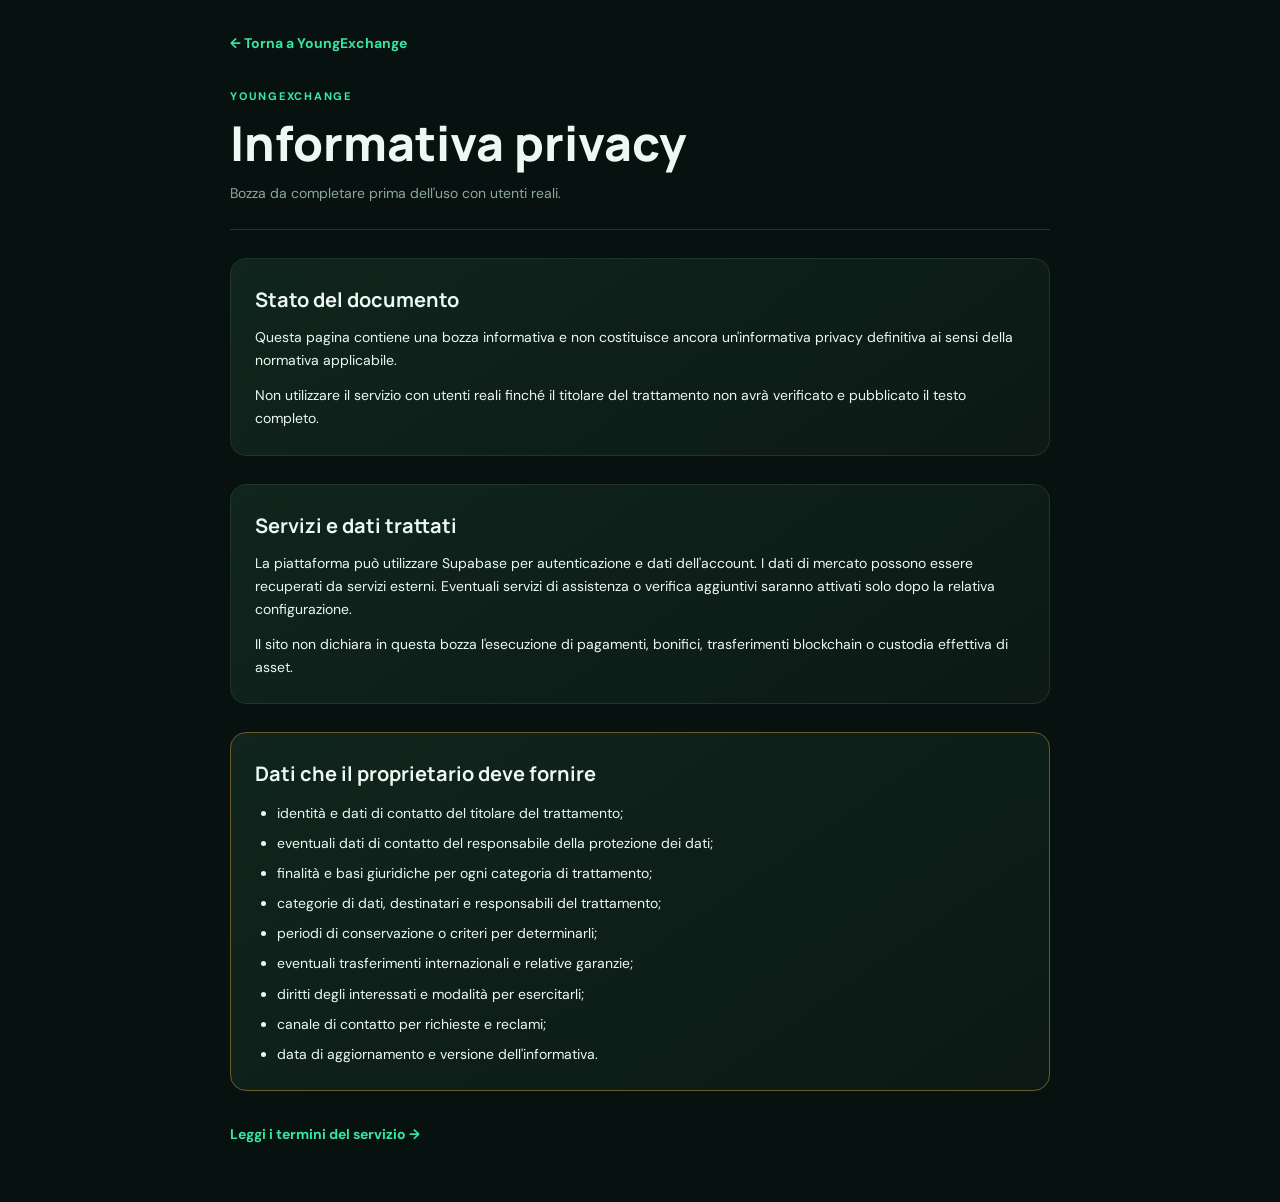
<file: privacy.html>
<!doctype html>
<html lang="it">
<head>
  <meta charset="utf-8">
  <meta name="robots" content="noindex,nofollow,noarchive,nosnippet,noimageindex">
  <meta name="googlebot" content="noindex,nofollow,noarchive,nosnippet,noimageindex">
  <meta name="viewport" content="width=device-width, initial-scale=1">
  <meta name="description" content="Informazioni sulla privacy di YoungExchange.">
  <title>Privacy | YoungExchange</title>
  <link rel="stylesheet" href="style.css">
</head>
<body>
  <main class="legal">
    <a class="legal-back" href="index.html">← Torna a YoungExchange</a>
    <header class="legal-header">
      <p class="legal-kicker">YOUNGEXCHANGE</p>
      <h1>Informativa privacy</h1>
      <p class="legal-status">Bozza da completare prima dell'uso con utenti reali.</p>
    </header>

    <section>
      <h2>Stato del documento</h2>
      <p>Questa pagina contiene una bozza informativa e non costituisce ancora un'informativa privacy definitiva ai sensi della normativa applicabile.</p>
      <p>Non utilizzare il servizio con utenti reali finché il titolare del trattamento non avrà verificato e pubblicato il testo completo.</p>
    </section>

    <section>
      <h2>Servizi e dati trattati</h2>
      <p>La piattaforma può utilizzare Supabase per autenticazione e dati dell'account. I dati di mercato possono essere recuperati da servizi esterni. Eventuali servizi di assistenza o verifica aggiuntivi saranno attivati solo dopo la relativa configurazione.</p>
      <p>Il sito non dichiara in questa bozza l'esecuzione di pagamenti, bonifici, trasferimenti blockchain o custodia effettiva di asset.</p>
    </section>

    <section class="legal-missing">
      <h2>Dati che il proprietario deve fornire</h2>
      <ul>
        <li>identità e dati di contatto del titolare del trattamento;</li>
        <li>eventuali dati di contatto del responsabile della protezione dei dati;</li>
        <li>finalità e basi giuridiche per ogni categoria di trattamento;</li>
        <li>categorie di dati, destinatari e responsabili del trattamento;</li>
        <li>periodi di conservazione o criteri per determinarli;</li>
        <li>eventuali trasferimenti internazionali e relative garanzie;</li>
        <li>diritti degli interessati e modalità per esercitarli;</li>
        <li>canale di contatto per richieste e reclami;</li>
        <li>data di aggiornamento e versione dell'informativa.</li>
      </ul>
    </section>

    <footer class="legal-footer">
      <a href="terms.html">Leggi i termini del servizio →</a>
    </footer>
  </main>
</body>
</html>
</file>
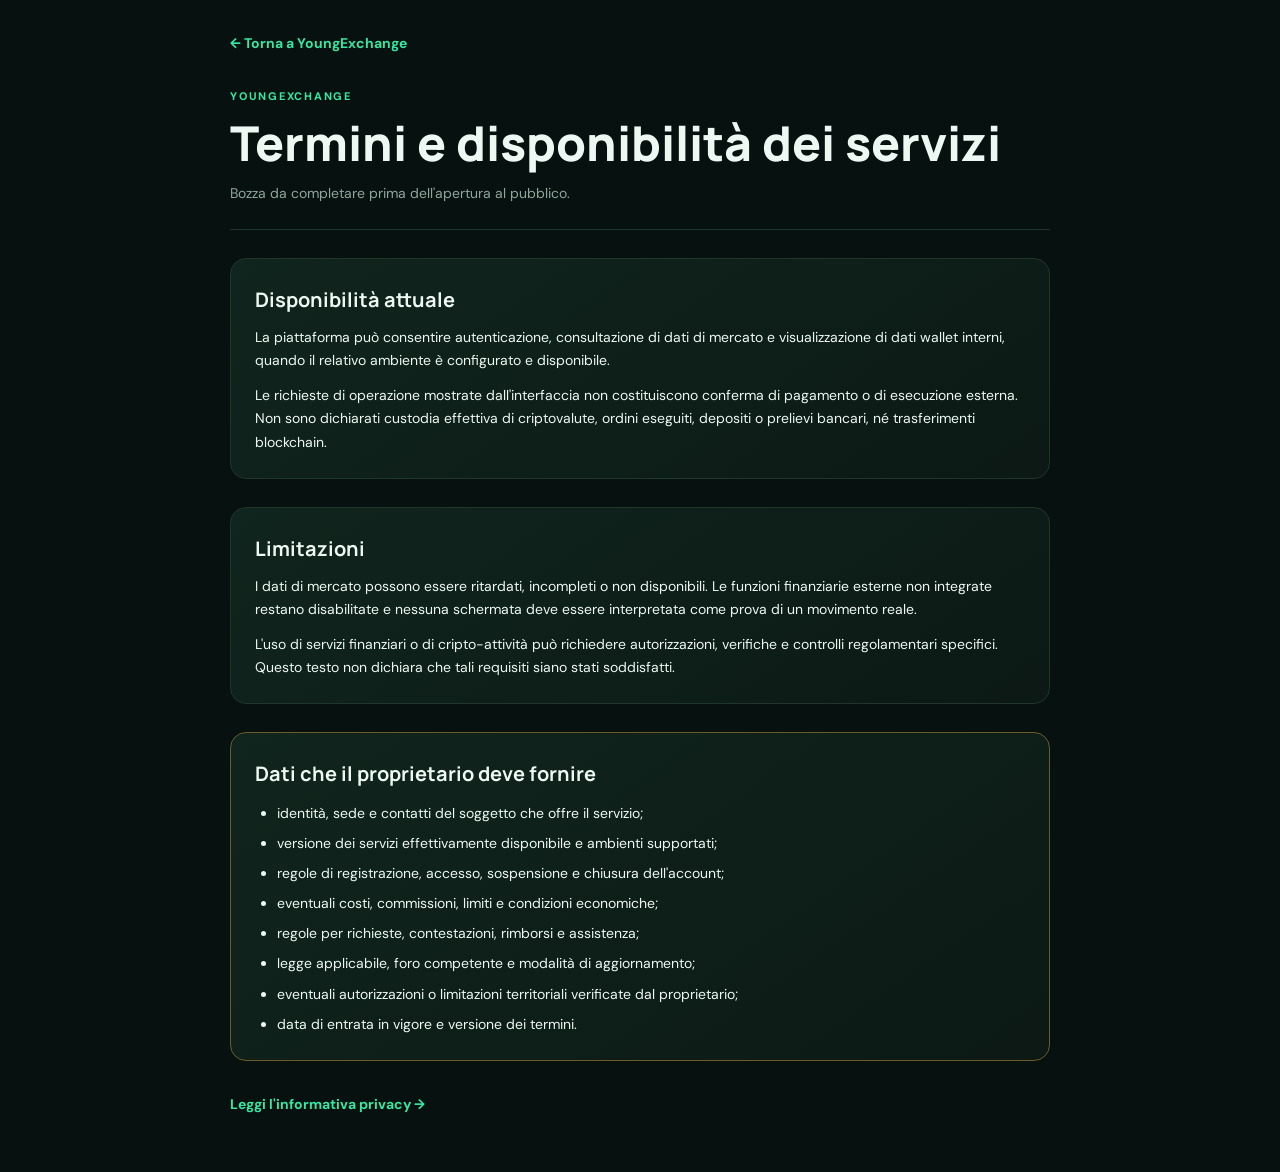
<file: terms.html>
<!doctype html>
<html lang="it">
<head>
  <meta charset="utf-8">
  <meta name="robots" content="noindex,nofollow,noarchive,nosnippet,noimageindex">
  <meta name="googlebot" content="noindex,nofollow,noarchive,nosnippet,noimageindex">
  <meta name="viewport" content="width=device-width, initial-scale=1">
  <meta name="description" content="Termini e disponibilità dei servizi YoungExchange.">
  <title>Termini | YoungExchange</title>
  <link rel="stylesheet" href="style.css">
</head>
<body>
  <main class="legal">
    <a class="legal-back" href="index.html">← Torna a YoungExchange</a>
    <header class="legal-header">
      <p class="legal-kicker">YOUNGEXCHANGE</p>
      <h1>Termini e disponibilità dei servizi</h1>
      <p class="legal-status">Bozza da completare prima dell'apertura al pubblico.</p>
    </header>

    <section>
      <h2>Disponibilità attuale</h2>
      <p>La piattaforma può consentire autenticazione, consultazione di dati di mercato e visualizzazione di dati wallet interni, quando il relativo ambiente è configurato e disponibile.</p>
      <p>Le richieste di operazione mostrate dall'interfaccia non costituiscono conferma di pagamento o di esecuzione esterna. Non sono dichiarati custodia effettiva di criptovalute, ordini eseguiti, depositi o prelievi bancari, né trasferimenti blockchain.</p>
    </section>

    <section>
      <h2>Limitazioni</h2>
      <p>I dati di mercato possono essere ritardati, incompleti o non disponibili. Le funzioni finanziarie esterne non integrate restano disabilitate e nessuna schermata deve essere interpretata come prova di un movimento reale.</p>
      <p>L'uso di servizi finanziari o di cripto-attività può richiedere autorizzazioni, verifiche e controlli regolamentari specifici. Questo testo non dichiara che tali requisiti siano stati soddisfatti.</p>
    </section>

    <section class="legal-missing">
      <h2>Dati che il proprietario deve fornire</h2>
      <ul>
        <li>identità, sede e contatti del soggetto che offre il servizio;</li>
        <li>versione dei servizi effettivamente disponibile e ambienti supportati;</li>
        <li>regole di registrazione, accesso, sospensione e chiusura dell'account;</li>
        <li>eventuali costi, commissioni, limiti e condizioni economiche;</li>
        <li>regole per richieste, contestazioni, rimborsi e assistenza;</li>
        <li>legge applicabile, foro competente e modalità di aggiornamento;</li>
        <li>eventuali autorizzazioni o limitazioni territoriali verificate dal proprietario;</li>
        <li>data di entrata in vigore e versione dei termini.</li>
      </ul>
    </section>

    <footer class="legal-footer">
      <a href="privacy.html">Leggi l'informativa privacy →</a>
    </footer>
  </main>
</body>
</html>
</file>
<file: style.css>
@import url('https://fonts.googleapis.com/css2?family=DM+Sans:wght@400;500;600;700&family=Manrope:wght@400;500;600;700;800&display=swap');
:root{--bg:#07110f;--surface:#0d1a17;--surface2:#11231c;--border:#20352c;--green:#38e5a3;--green2:#15bd80;--purple:#a891f4;--text:#edf8f2;--muted:#8da79b;--red:#f37d87}*{box-sizing:border-box}html{overflow-x:hidden}body{margin:0;background:var(--bg);color:var(--text);font-family:'DM Sans',sans-serif;font-size:14px;overflow-x:hidden}button,input,select{font:inherit}button{cursor:pointer}a{color:inherit;text-decoration:none}button:disabled{opacity:.45;cursor:not-allowed}[hidden]{display:none!important}.accent{color:var(--green)}.brand,.side-brand{display:flex;align-items:center;gap:12px;font-family:Manrope,sans-serif;font-size:20px;font-weight:800;letter-spacing:-1px}.brandmark{display:inline-flex;align-items:center;justify-content:center;width:39px;height:39px;border-radius:12px;background:var(--green);color:#06160e;font-weight:900;font-size:25px;box-shadow:0 0 25px #35e6a133}.brand small,.side-brand small{display:inline-block;vertical-align:top;margin:2px 0 0 6px;font-size:8px;letter-spacing:1.5px;color:var(--purple)}.eyebrow{font-size:10px;font-weight:800;letter-spacing:2px;color:var(--green)}.dot{display:inline-block;width:7px;height:7px;background:var(--green);border-radius:50%;box-shadow:0 0 12px #38e5a3;vertical-align:middle;margin-right:6px}.muted{color:var(--muted)}.auth-screen{min-height:100vh;display:grid;grid-template-columns:1.08fr 1fr}.auth-art{position:relative;overflow:hidden;padding:45px 7%;background:radial-gradient(circle at 68% 56%,#173a2b 0,#0b1b16 32%,#07110f 70%);border-right:1px solid var(--border)}.auth-art:before{content:'';position:absolute;inset:0;opacity:.2;background-image:linear-gradient(#2e5d4933 1px,transparent 1px),linear-gradient(90deg,#2e5d4933 1px,transparent 1px);background-size:50px 50px;mask-image:linear-gradient(transparent,black,transparent)}.auth-art .brand{position:relative;z-index:1}.art-content{position:relative;z-index:1;max-width:610px;margin:17vh auto 0}.art-content h1{font:800 clamp(39px,4.6vw,70px)/1.11 Manrope,sans-serif;letter-spacing:-3px;margin:23px 0}.art-content h1 em{font-style:normal;color:var(--green)}.art-content>p{color:#a8bdb1;font-size:17px;line-height:1.7;max-width:430px}.hero-symbol{height:245px;position:relative;display:flex;align-items:center;justify-content:center;margin-top:18px}.hero-symbol>span{font-size:125px;color:#f1bc58;text-shadow:0 0 60px #e4ad3e55;z-index:2;transform:rotate(-13deg)}.orbit{position:absolute;border:1px solid #45b68b55;border-radius:50%;transform:rotateX(65deg) rotate(-18deg)}.o1{width:240px;height:240px}.o2{width:390px;height:390px;border-color:#987be644}.o3{width:530px;height:530px;border-color:#45b68b22}.art-bottom{display:flex;gap:22px;color:#96b1a4;font-size:11px;margin-top:20px;flex-wrap:wrap}.auth-panel{display:flex;align-items:center;justify-content:center;padding:50px 30px;background:radial-gradient(circle at 100% 0%,#291b3b30,transparent 45%),#091310}.auth-box{width:min(430px,100%)}.auth-box h2{font:800 34px/1.2 Manrope,sans-serif;letter-spacing:-1.2px;margin:16px 0 10px}.auth-box>p{line-height:1.6}.tabs{display:flex;background:#10211a;border:1px solid var(--border);padding:5px;border-radius:12px;margin:30px 0 24px}.tabs button{flex:1;padding:12px;border:0;background:transparent;color:var(--muted);border-radius:9px;font-weight:700}.tabs button.active{background:#254735;color:var(--green)}label{display:block;font-size:12px;font-weight:700;margin:18px 0 9px}input,select{width:100%;padding:14px 15px;border-radius:11px;border:1px solid rgba(90,255,180,.35);background:transparent;color:var(--text);outline:none}input:focus,select:focus{border-color:rgba(100,255,190,.55);box-shadow:none;background:transparent}.label-row{display:flex;align-items:center;justify-content:space-between}.text-btn{border:0;background:none;color:var(--green);font-size:12px}.password-field{display:flex;position:relative}.password-field input{padding-right:50px}.password-field button{position:absolute;right:10px;top:6px;border:0;background:none;color:var(--muted);padding:8px}.primary{border:0;background:linear-gradient(120deg,#42edaa,#17b984);color:#032018;font-weight:800;border-radius:11px;padding:15px 18px;box-shadow:0 9px 25px #17b98425}.primary:hover{filter:brightness(1.07)}.primary span{float:right}.full{width:100%}#authSubmit{margin-top:26px}.auth-note{text-align:center;font-size:12px;color:var(--muted);margin-top:22px}.auth-foot{text-align:center;color:#718c7e;font-size:11px;margin-top:70px}.auth-foot span{padding:0 10px}.mobile-brand{display:none}.app{display:flex;min-height:100vh}.sidebar{width:253px;flex-shrink:0;border-right:1px solid var(--border);background:#091611;padding:28px 16px;display:flex;flex-direction:column;position:sticky;top:0;height:100vh}.side-brand{font-size:17px;margin:0 10px 55px}.side-brand .brandmark{width:34px;height:34px;font-size:21px}.side-caption{font-size:10px;letter-spacing:2px;color:#6b8678;padding:0 16px;margin-bottom:14px}nav{display:grid;gap:5px}nav a{display:flex;align-items:center;gap:13px;color:#94aea0;padding:14px 16px;border-radius:10px;font-weight:600}nav a span{font-size:20px;width:23px;text-align:center}nav a:hover{background:#11291e;color:white}nav a.active{background:#183b2a;color:var(--green);box-shadow:inset 3px 0 var(--green)}.sidebar-bottom{margin-top:auto}.mini-card{border:1px solid var(--border);padding:14px;border-radius:11px;font-size:11px;color:var(--muted);margin-bottom:15px}.ghost{border:1px solid var(--border);background:transparent;color:#b3cbbd;border-radius:10px;padding:13px}.main{flex:1;min-width:0}.topbar{height:96px;border-bottom:1px solid var(--border);display:flex;justify-content:space-between;align-items:center;padding:0 4%;gap:15px}.breadcrumb{font-size:10px;letter-spacing:1.5px;color:var(--muted)}.breadcrumb span{color:var(--green)}.topbar h2{font:800 23px Manrope;margin:6px 0 0}.top-actions{display:flex;align-items:center;gap:22px}.market-status{color:var(--muted);font-size:11px}.avatar{width:38px;height:38px;border-radius:12px;display:grid;place-items:center;background:#254b37;color:var(--green);font-weight:800}.page-content{width:100%;min-width:0;padding:33px 4% 55px;max-width:1700px;margin:auto}.page-heading{display:flex;align-items:center;justify-content:space-between;gap:16px;margin-bottom:25px}.page-heading h1{font:800 28px Manrope;letter-spacing:-1px;margin:0 0 7px}.page-heading p{color:var(--muted);margin:0;line-height:1.6}.pill{display:inline-flex;padding:8px 11px;border:1px solid var(--border);border-radius:30px;color:var(--muted);font-size:11px}.grid{display:grid;gap:18px}.grid>*{min-width:0}.cols-4{grid-template-columns:repeat(4,minmax(0,1fr))}.cols-3{grid-template-columns:repeat(3,minmax(0,1fr))}.cols-2{grid-template-columns:repeat(2,minmax(0,1fr))}.card{background:linear-gradient(150deg,#10231b,#0b1914);border:1px solid var(--border);border-radius:17px;padding:23px;min-width:0}.card-label{font-size:12px;color:var(--muted)}.metric{font:800 clamp(21px,2.3vw,31px) Manrope;letter-spacing:-1px;margin:13px 0 7px}.green{color:var(--green)}.purple{color:var(--purple)}.small{font-size:12px;color:var(--muted)}.section-head{display:flex;justify-content:space-between;align-items:center;margin-bottom:18px;gap:12px}.section-head h3{font:800 17px Manrope;margin:0}.section-head a{color:var(--green);font-size:12px}.stack{display:grid;gap:18px}.mt{margin-top:20px}.asset-row{display:flex;align-items:center;justify-content:space-between;padding:15px 0;border-bottom:1px solid #20352c;gap:10px}.asset-row:last-child{border-bottom:0}.coin{display:flex;align-items:center;gap:12px}.coin-icon{width:39px;height:39px;display:grid;place-items:center;border-radius:50%;background:#193c2b;color:var(--green);font-weight:800;font-size:18px}.coin-name{font-weight:700}.coin-sub{font-size:11px;color:var(--muted);margin-top:3px}.align-right{text-align:right}.positive{color:var(--green)}.negative{color:var(--red)}.actions{display:grid;grid-template-columns:repeat(4,1fr);gap:11px;margin-top:20px}.action{background:#183a29;border:1px solid #28543b;border-radius:12px;color:#d8f9e8;padding:16px 6px;display:grid;justify-items:center;gap:9px}.action strong{font-size:21px;color:var(--green)}.action:hover{background:#205339}.chart{width:100%;height:245px;display:block}.chart-tall{height:330px}.table-wrap{overflow-x:auto}table{border-collapse:collapse;width:100%;min-width:550px}th{text-align:left;font-size:10px;letter-spacing:1px;color:#7e9c8b;padding:14px 10px;border-bottom:1px solid var(--border)}td{padding:17px 10px;border-bottom:1px solid #20352c;font-size:13px}td:last-child,th:last-child{text-align:right}.table-link{color:var(--green);cursor:pointer;background:none;border:0}.tag{display:inline-block;padding:5px 9px;background:#173b2a;color:var(--green);border-radius:7px;font-size:10px}.notice{border:1px solid #695b3e;background:#2a24182b;color:#d8c8a7;padding:15px 18px;border-radius:12px;font-size:12px;line-height:1.7}.empty{padding:35px 15px;text-align:center;color:var(--muted);line-height:1.8}.search{max-width:260px}.app-footer{padding:20px 4%;border-top:1px solid var(--border);color:#718c7e;font-size:11px;display:flex;justify-content:space-between;gap:10px;flex-wrap:wrap}.mobile-menu{display:none}.support-frame{border:1px solid var(--border);width:100%;height:640px;border-radius:15px;background:#fff}.form-grid{display:grid;grid-template-columns:1fr 1fr;gap:15px}.form-grid label{margin-top:0}.btn-row{display:flex;gap:10px;flex-wrap:wrap}.secondary-btn{border:1px solid #335d48;background:#173628;color:#c7f7dc;border-radius:10px;padding:12px 16px}.divider{height:1px;background:var(--border);margin:18px 0}.market-spark{width:100px;height:35px}.trade-layout{display:grid;grid-template-columns:minmax(0,1.8fr) minmax(260px,1fr);gap:18px}.trade-side{display:grid;gap:18px}.modal-overlay{position:fixed;inset:0;background:#000b;display:grid;place-items:center;z-index:50;padding:18px}.modal{background:#10231b;border:1px solid #35654b;border-radius:18px;width:min(470px,100%);padding:27px;box-shadow:0 25px 80px #0009}.modal h3{font:800 23px Manrope;margin:0 0 12px}.modal p{line-height:1.7;color:var(--muted)}.modal-close{float:right;background:transparent;border:0;color:var(--muted);font-size:24px}#toast{position:fixed;top:18px;right:18px;z-index:100;background:#204c35;color:#e6fff2;padding:13px 18px;border:1px solid #3c8c62;border-radius:10px;box-shadow:0 15px 35px #0008;display:none;max-width:360px;line-height:1.5}#toast.show{display:block}.legal{max-width:820px;margin:70px auto;padding:0 24px;line-height:1.8}.legal h1{font:800 34px Manrope}.legal a{color:var(--green)}@media(max-width:1150px){.cols-4{grid-template-columns:repeat(2,1fr)}.trade-layout{grid-template-columns:1fr}.auth-art{padding:35px 5%}.art-content h1{font-size:46px}}@media(max-width:800px){.auth-screen{grid-template-columns:1fr}.auth-art{display:none}.auth-panel{min-height:100vh}.mobile-brand{display:flex;align-items:center;gap:8px;position:absolute;top:22px;left:25px;font:800 18px Manrope}.sidebar{position:fixed;z-index:30;transform:translateX(-105%);transition:transform .2s;box-shadow:20px 0 60px #0007}.sidebar.open{transform:translateX(0)}.mobile-menu{display:block;background:none;border:0;color:var(--green);font-size:23px;margin-right:13px}.topbar{height:85px}.market-status{display:none}.cols-3{grid-template-columns:1fr}.page-content{padding:25px 4%}.form-grid{grid-template-columns:1fr}}@media(max-width:520px){.cols-4,.cols-2{grid-template-columns:1fr}.actions{grid-template-columns:repeat(2,1fr)}.page-heading{align-items:flex-start;flex-direction:column}.auth-box h2{font-size:28px}.auth-panel{padding:90px 22px 35px}.card{padding:18px}.topbar h2{font-size:19px}}

/* YoungExchange operation workspace */
.ye-operation{width:min(570px,100%);max-height:90vh;overflow-y:auto}.ye-operation form label{display:block;margin:13px 0 9px;color:#c9e8d7}.ye-operation form label input,.ye-operation form label select{display:block;margin-top:7px}.ye-operation .notice{margin-top:20px}.ye-corner{position:fixed;right:16px;bottom:15px;z-index:20;display:flex;align-items:center;gap:9px;border:1px solid #2b684b;border-radius:28px;background:#0d211b;color:#a9d8c1;padding:8px 13px;box-shadow:0 8px 32px #0008;font-size:11px;pointer-events:none}.ye-corner .ye-orbit{width:22px;height:22px;display:grid;place-items:center;border:1px solid #3de1a0;border-radius:50%;color:#3de1a0;animation:ye-glow 3s ease-in-out infinite}@keyframes ye-glow{50%{box-shadow:0 0 15px #38e5a366;transform:rotate(15deg)}}@media(prefers-reduced-motion:reduce){.ye-corner .ye-orbit{animation:none}}

.legal{width:min(860px,calc(100% - 32px));margin:0 auto;padding:32px 0 56px;line-height:1.65}.legal-back{display:inline-block;margin-bottom:32px;color:var(--green);font-weight:700}.legal-header{border-bottom:1px solid var(--border);padding-bottom:24px;margin-bottom:28px}.legal-kicker{margin:0 0 8px;color:var(--green);font-size:11px;font-weight:800;letter-spacing:.16em}.legal h1{margin:0 0 12px;font-family:Manrope,sans-serif;font-size:clamp(30px,5vw,48px);line-height:1.1}.legal-status{margin:0;color:var(--muted)}.legal section{margin:0 0 28px;padding:24px;border:1px solid var(--border);border-radius:16px;background:linear-gradient(145deg,#10251d,#0c1915)}.legal h2{margin:0 0 10px;font-family:Manrope,sans-serif;font-size:20px}.legal p{margin:0 0 12px}.legal p:last-child{margin-bottom:0}.legal ul{margin:12px 0 0;padding-left:22px}.legal li+li{margin-top:7px}.legal-missing{border-color:#6b5b2b!important}.legal-footer{padding-top:4px}.legal-footer a{color:var(--green);font-weight:700}@media(max-width:600px){.legal{width:min(100% - 24px,860px);padding:20px 0 36px}.legal-back{margin-bottom:24px}.legal section{padding:18px;margin-bottom:18px}.legal h2{font-size:18px}}

/* Informational EUR service availability: never represents a live transfer. */
.ye-eur-availability{text-align:center;max-width:500px}
.ye-eur-availability .eyebrow{margin-bottom:18px}
.ye-eur-availability h3{margin:10px 0 12px}
.ye-eur-availability .small{font-size:13px;line-height:1.6}
.ye-eur-spinner{width:56px;height:56px;border:4px solid rgba(54,226,153,.18);border-top-color:#36e299;border-radius:50%;margin:14px auto 25px;animation:ye-eur-rotate 1.25s linear infinite}
@keyframes ye-eur-rotate{to{transform:rotate(360deg)}}
@media(prefers-reduced-motion:reduce){.ye-eur-spinner{animation:none;border-top-color:#36e299}}

/* Dark theme for select dropdowns */
select {
  background: #0d1a17 !important;
  color: #edf8f2 !important;
  border: 1px solid #20352c !important;
  appearance: none;
  background-image: url("data:image/svg+xml,%3Csvg xmlns='http://www.w3.org/2000/svg' width='12' height='12' fill='%2338e5a3' viewBox='0 0 16 16'%3E%3Cpath d='M8 11L3 6h10l-5 5z'/%3E%3C/svg%3E") !important;
  background-repeat: no-repeat !important;
  background-position: right 12px center !important;
  padding-right: 32px !important;
}
select:focus {
  outline: none !important;
  border-color: #38e5a3 !important;
}
select option {
  background: #0d1a17 !important;
  color: #edf8f2 !important;
}
</file>
